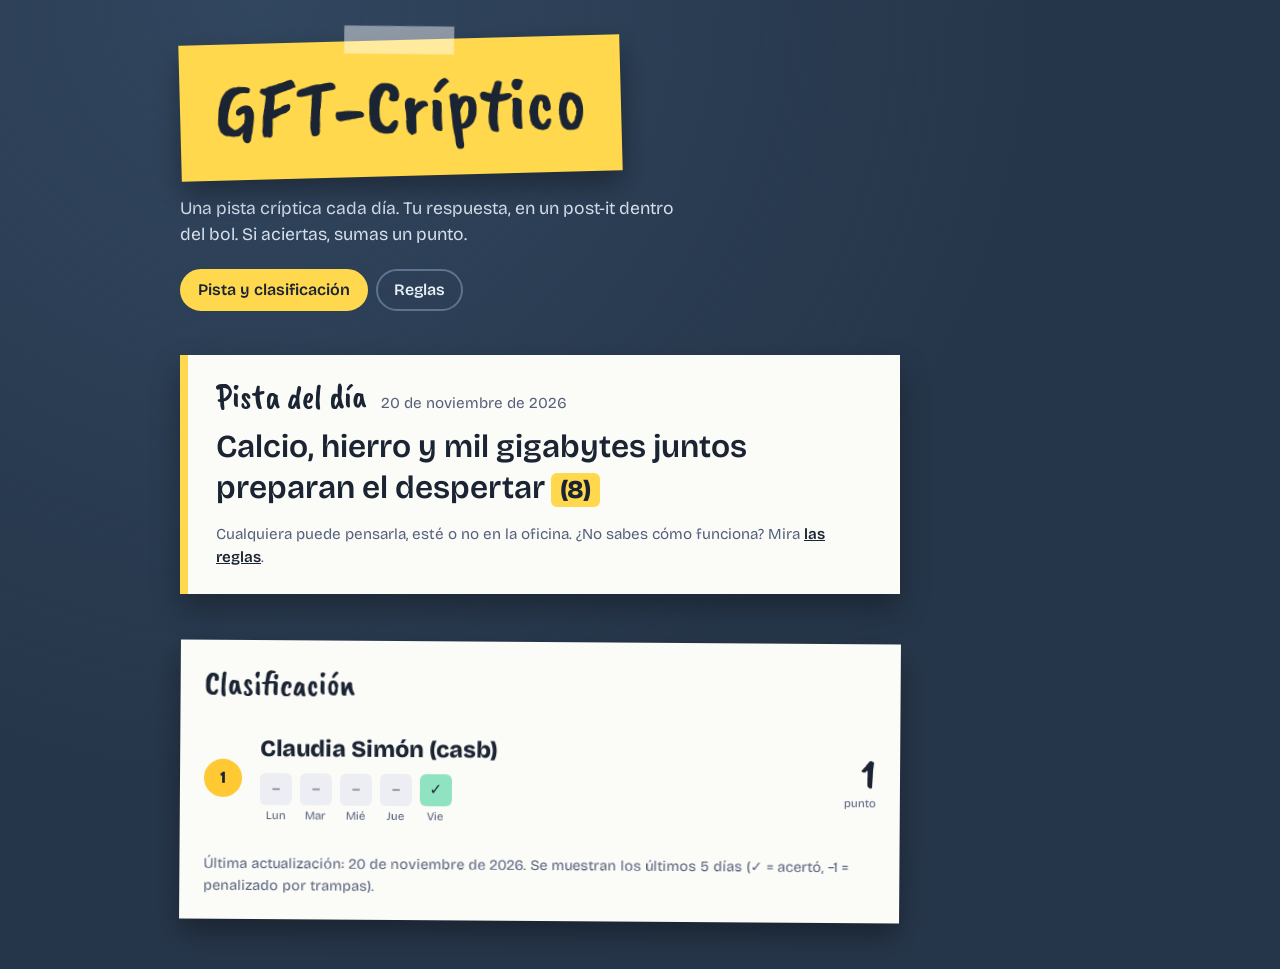
<file: index.html>
<!DOCTYPE html>
<html lang="es">
<head>
<meta charset="utf-8">
<meta name="viewport" content="width=device-width, initial-scale=1">
<title>GFT-Críptico</title>
<link rel="icon" href="data:image/svg+xml,%3Csvg xmlns='http://www.w3.org/2000/svg' viewBox='0 0 100 100'%3E%3Ctext y='.9em' font-size='90'%3E🟨%3C/text%3E%3C/svg%3E">
<link rel="preconnect" href="https://fonts.googleapis.com">
<link rel="preconnect" href="https://fonts.gstatic.com" crossorigin>
<link href="https://fonts.googleapis.com/css2?family=Bricolage+Grotesque:opsz,wght@12..96,400;12..96,600;12..96,800&family=Caveat+Brush&display=swap" rel="stylesheet">
<link rel="stylesheet" href="style.css">
</head>
<body>
<div class="page">
  <header>
    <div class="hero-note"><h1 id="titulo">GFT-Críptico</h1></div>
    <p class="subtitle" id="subtitulo"></p>
    <nav class="nav" aria-label="Secciones">
      <a href="index.html" aria-current="page">Pista y clasificación</a>
      <a href="reglas.html">Reglas</a>
    </nav>
  </header>

  <main>
    <section class="clue" id="clue" hidden aria-labelledby="h-clue">
      <div class="label">
        <h2 id="h-clue">Pista del día</h2>
        <time id="clue-date"></time>
      </div>
      <p class="clue-text" id="clue-text"></p>
      <p class="clue-note">Cualquiera puede pensarla, esté o no en la oficina. ¿No sabes cómo funciona? Mira <a href="reglas.html">las reglas</a>.</p>
    </section>

    <section class="board" aria-labelledby="h-board">
      <h2 id="h-board">Clasificación</h2>
      <ol class="rows" id="rows"></ol>
      <p class="meta" id="meta"></p>
    </section>
  </main>
  <noscript>Esta página necesita JavaScript para mostrar la clasificación.</noscript>
</div>

<script src="data.js"></script>
<script>
  const $ = (id) => document.getElementById(id);
  const el = (tag, cls, text) => {
    const n = document.createElement(tag);
    if (cls) n.className = cls;
    if (text !== undefined) n.textContent = text;
    return n;
  };

  $("titulo").textContent = CONFIG.titulo;
  $("subtitulo").textContent = CONFIG.subtitulo;
  document.title = CONFIG.titulo;

  // Total por persona; orden por puntos y después alfabético
  const players = Object.entries(PUNTUACIONES).map(([name, pts]) => ({
    name,
    pts: DIAS.map((_, i) => Math.trunc(Number(pts[i])) || 0),
  }));
  players.forEach((p) => { p.total = p.pts.reduce((a, b) => a + b, 0); });
  players.sort((a, b) => b.total - a.total || a.name.localeCompare(b.name, "es"));

  const rows = $("rows");
  if (!players.length) {
    rows.replaceWith(el("p", "empty", "Todavía no hay nadie. Añade jugadores en data.js."));
  }
  const SHOWN_DAYS = 5;
  const parse = (iso) => new Date(iso + "T12:00:00");
  const cap = (t) => t.charAt(0).toUpperCase() + t.slice(1);
  const dow = (iso) => cap(parse(iso).toLocaleDateString("es-ES", { weekday: "short" }).replace(".", ""));
  const full = (iso) => parse(iso).toLocaleDateString("es-ES", { day: "numeric", month: "long", year: "numeric" });
  players.forEach((p, i) => {
    // Empates: mismo puesto
    p.rank = i > 0 && p.total === players[i - 1].total ? players[i - 1].rank : i + 1;

    const li = el("li", "row" + (p.rank <= 3 ? " r" + p.rank : ""));
    li.appendChild(el("div", "rank", p.rank));

    const mid = el("div");
    mid.appendChild(el("div", "name", p.name));
    const days = el("div", "days");
    const start = Math.max(0, DIAS.length - SHOWN_DAYS);
    p.pts.slice(start).forEach((v, k) => {
      const d = el("div", "day");
      const c = el("span", "chip" + (v > 0 ? " hit" : v < 0 ? " pen" : ""), v > 0 ? "✓" : v < 0 ? "−" + Math.abs(v) : "–");
      c.title = full(DIAS[start + k]) + (v > 0 ? ": acertó" : v < 0 ? ": penalizado por trampas" : ": no acertó");
      d.appendChild(c);
      d.appendChild(el("span", "dow", dow(DIAS[start + k])));
      days.appendChild(d);
    });
    mid.appendChild(days);
    li.appendChild(mid);

    const tot = el("div", "total", p.total < 0 ? "−" + Math.abs(p.total) : p.total);
    tot.appendChild(el("small", "", p.total === 1 ? "punto" : "puntos"));
    li.appendChild(tot);
    rows.appendChild(li);
  });

  $("meta").textContent = DIAS.length
    ? "Última actualización: " + full(DIAS[DIAS.length - 1]) + ". Se muestran los últimos 5 días (✓ = acertó, −1 = penalizado por trampas)."
    : "";

  // Pista del día (se oculta si no hay texto)
  if (typeof PISTA !== "undefined" && PISTA && PISTA.texto) {
    const ENUM = /\s*(\(\s*\d+(?:\s*,\s*\d+)*\s*\))\s*$/;
    const m = PISTA.texto.match(ENUM);
    const p = $("clue-text");
    p.appendChild(document.createTextNode(m ? PISTA.texto.replace(ENUM, "") : PISTA.texto));
    if (m) p.appendChild(el("span", "enum", m[1].replace(/\s+/g, "")));
    if (PISTA.fecha) {
      $("clue-date").textContent = full(PISTA.fecha);
      $("clue-date").setAttribute("datetime", PISTA.fecha);
    }
    $("clue").hidden = false;
  }
</script>
</body>
</html>
</file>
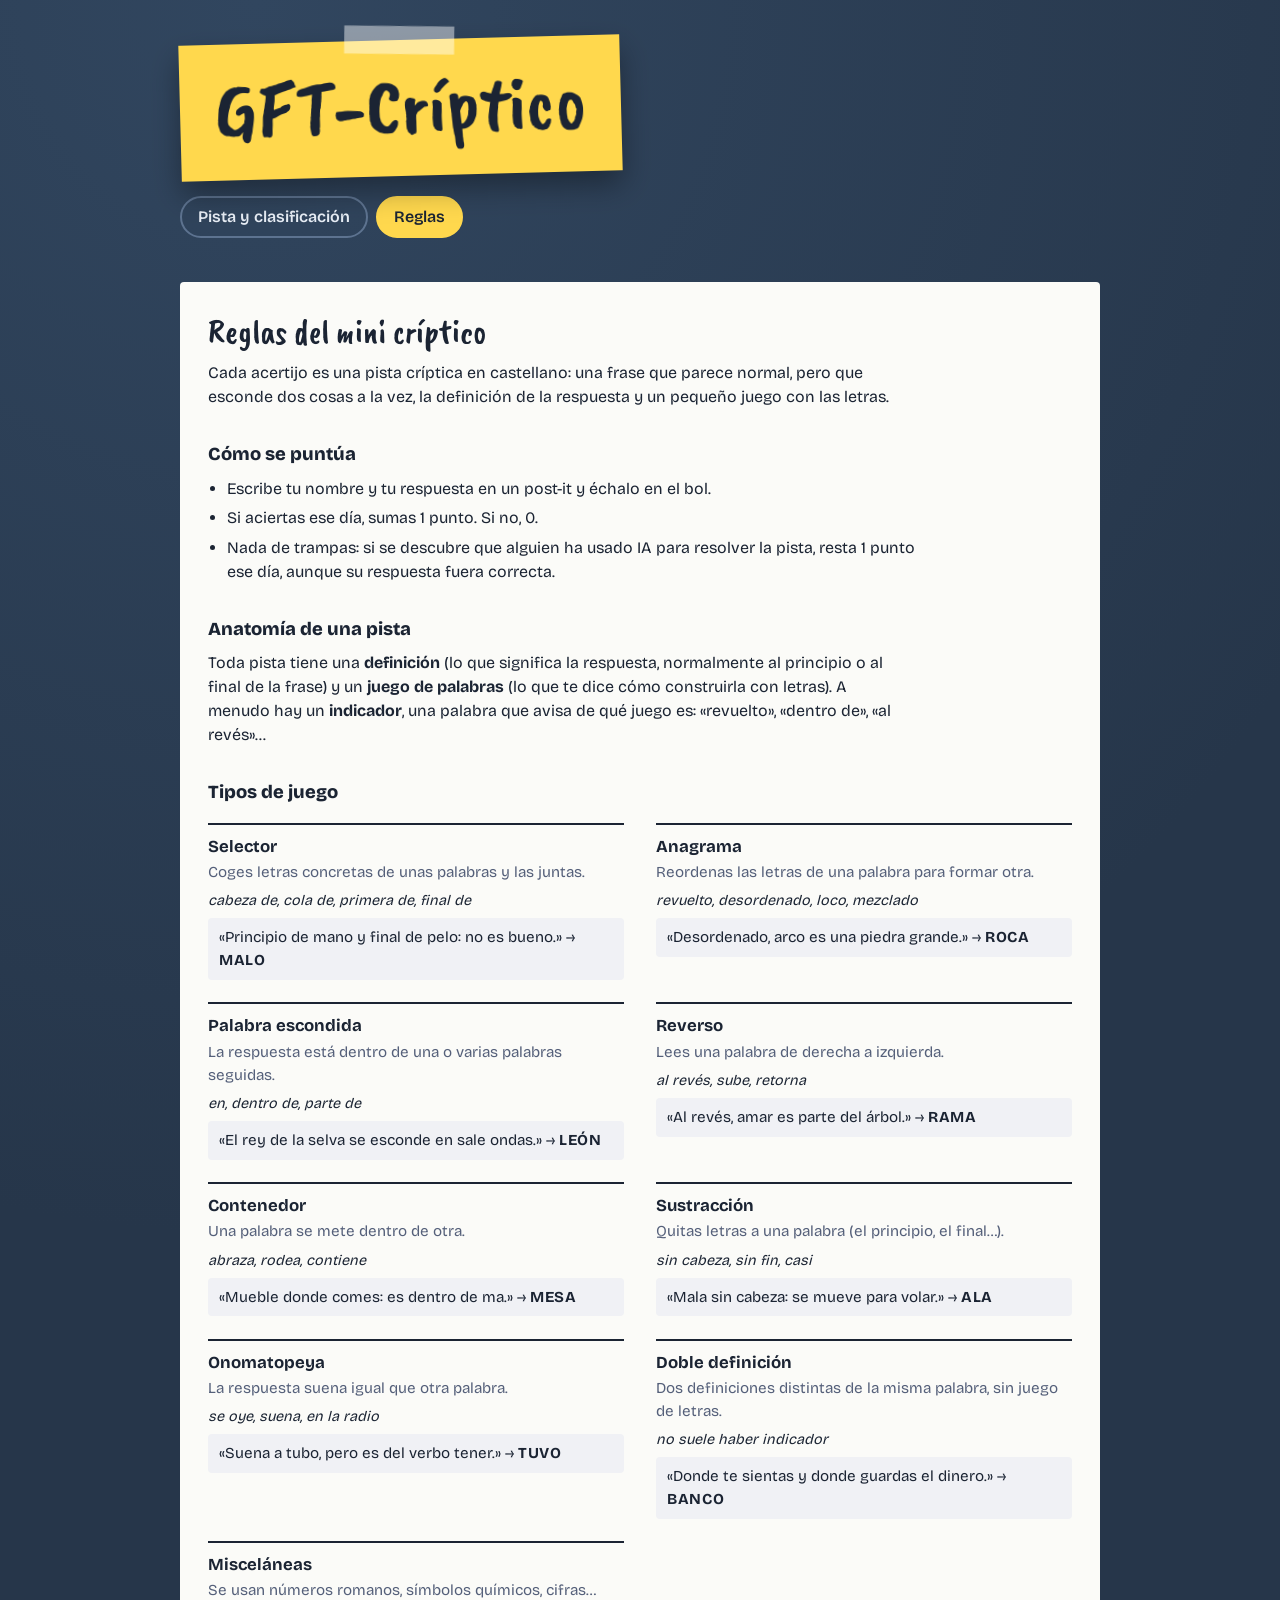
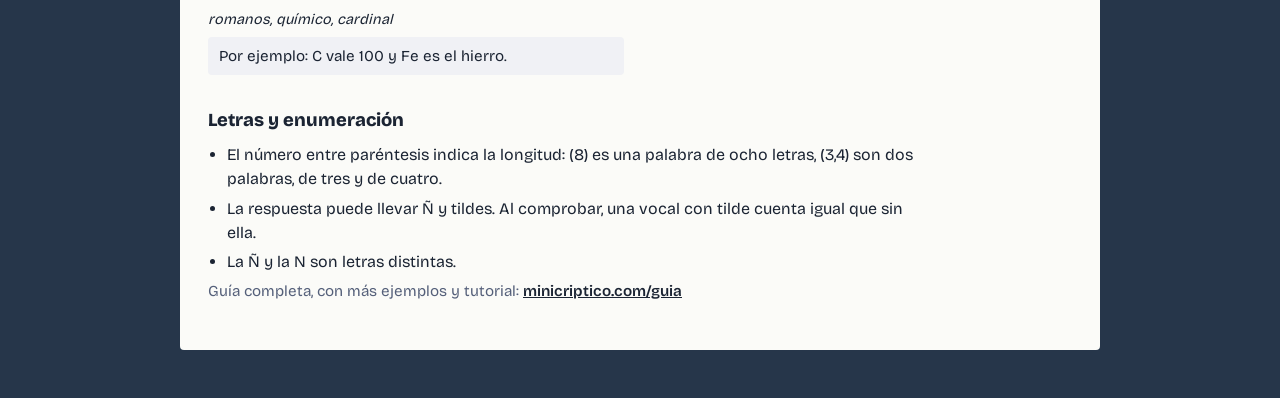
<file: reglas.html>
<!DOCTYPE html>
<html lang="es">
<head>
<meta charset="utf-8">
<meta name="viewport" content="width=device-width, initial-scale=1">
<title>Reglas · GFT-Críptico</title>
<link rel="icon" href="data:image/svg+xml,%3Csvg xmlns='http://www.w3.org/2000/svg' viewBox='0 0 100 100'%3E%3Ctext y='.9em' font-size='90'%3E🟨%3C/text%3E%3C/svg%3E">
<link rel="preconnect" href="https://fonts.googleapis.com">
<link rel="preconnect" href="https://fonts.gstatic.com" crossorigin>
<link href="https://fonts.googleapis.com/css2?family=Bricolage+Grotesque:opsz,wght@12..96,400;12..96,600;12..96,800&family=Caveat+Brush&display=swap" rel="stylesheet">
<link rel="stylesheet" href="style.css">
</head>
<body>
<div class="page">
  <header>
    <div class="hero-note"><h1 id="titulo">GFT-Críptico</h1></div>
    <nav class="nav" aria-label="Secciones">
      <a href="index.html">Pista y clasificación</a>
      <a href="reglas.html" aria-current="page">Reglas</a>
    </nav>
  </header>

  <main>
    <!-- ✏️ Las reglas son HTML normal: puedes editar el texto directamente aquí. -->
    <section class="guide" aria-labelledby="h-guide">
      <h2 id="h-guide">Reglas del mini críptico</h2>
      <p>Cada acertijo es una pista críptica en castellano: una frase que parece normal, pero que esconde dos cosas a la vez, la definición de la respuesta y un pequeño juego con las letras.</p>

      <h3>Cómo se puntúa</h3>
      <ul class="plain">
        <li>Escribe tu nombre y tu respuesta en un post-it y échalo en el bol.</li>
        <li>Si aciertas ese día, sumas 1 punto. Si no, 0.</li>
        <li>Nada de trampas: si se descubre que alguien ha usado IA para resolver la pista, resta 1 punto ese día, aunque su respuesta fuera correcta.</li>
      </ul>

      <h3>Anatomía de una pista</h3>
      <p>Toda pista tiene una <strong>definición</strong> (lo que significa la respuesta, normalmente al principio o al final de la frase) y un <strong>juego de palabras</strong> (lo que te dice cómo construirla con letras). A menudo hay un <strong>indicador</strong>, una palabra que avisa de qué juego es: «revuelto», «dentro de», «al revés»…</p>

      <h3>Tipos de juego</h3>
      <ul class="types">
        <li>
          <strong>Selector</strong>
          <span class="how">Coges letras concretas de unas palabras y las juntas.</span>
          <span class="ind">cabeza de, cola de, primera de, final de</span>
          <p class="ex">«Principio de mano y final de pelo: no es bueno.» → <b>MALO</b></p>
        </li>
        <li>
          <strong>Anagrama</strong>
          <span class="how">Reordenas las letras de una palabra para formar otra.</span>
          <span class="ind">revuelto, desordenado, loco, mezclado</span>
          <p class="ex">«Desordenado, arco es una piedra grande.» → <b>ROCA</b></p>
        </li>
        <li>
          <strong>Palabra escondida</strong>
          <span class="how">La respuesta está dentro de una o varias palabras seguidas.</span>
          <span class="ind">en, dentro de, parte de</span>
          <p class="ex">«El rey de la selva se esconde en sale ondas.» → <b>LEÓN</b></p>
        </li>
        <li>
          <strong>Reverso</strong>
          <span class="how">Lees una palabra de derecha a izquierda.</span>
          <span class="ind">al revés, sube, retorna</span>
          <p class="ex">«Al revés, amar es parte del árbol.» → <b>RAMA</b></p>
        </li>
        <li>
          <strong>Contenedor</strong>
          <span class="how">Una palabra se mete dentro de otra.</span>
          <span class="ind">abraza, rodea, contiene</span>
          <p class="ex">«Mueble donde comes: es dentro de ma.» → <b>MESA</b></p>
        </li>
        <li>
          <strong>Sustracción</strong>
          <span class="how">Quitas letras a una palabra (el principio, el final…).</span>
          <span class="ind">sin cabeza, sin fin, casi</span>
          <p class="ex">«Mala sin cabeza: se mueve para volar.» → <b>ALA</b></p>
        </li>
        <li>
          <strong>Onomatopeya</strong>
          <span class="how">La respuesta suena igual que otra palabra.</span>
          <span class="ind">se oye, suena, en la radio</span>
          <p class="ex">«Suena a tubo, pero es del verbo tener.» → <b>TUVO</b></p>
        </li>
        <li>
          <strong>Doble definición</strong>
          <span class="how">Dos definiciones distintas de la misma palabra, sin juego de letras.</span>
          <span class="ind">no suele haber indicador</span>
          <p class="ex">«Donde te sientas y donde guardas el dinero.» → <b>BANCO</b></p>
        </li>
        <li>
          <strong>Misceláneas</strong>
          <span class="how">Se usan números romanos, símbolos químicos, cifras…</span>
          <span class="ind">romanos, químico, cardinal</span>
          <p class="ex">Por ejemplo: C vale 100 y Fe es el hierro.</p>
        </li>
      </ul>

      <h3>Letras y enumeración</h3>
      <ul class="plain">
        <li>El número entre paréntesis indica la longitud: (8) es una palabra de ocho letras, (3,4) son dos palabras, de tres y de cuatro.</li>
        <li>La respuesta puede llevar Ñ y tildes. Al comprobar, una vocal con tilde cuenta igual que sin ella.</li>
        <li>La Ñ y la N son letras distintas.</li>
      </ul>

      <p class="source">Guía completa, con más ejemplos y tutorial: <a href="https://minicriptico.com/guia">minicriptico.com/guia</a></p>
    </section>
  </main>
</div>

<script src="data.js"></script>
<script>
  document.getElementById("titulo").textContent = CONFIG.titulo;
  document.title = "Reglas · " + CONFIG.titulo;
</script>
</body>
</html>
</file>
<file: style.css>
:root {
    --wall: #26364a;
    --wall-deep: #1b2838;
    --ink: #1b2433;
    --ink-soft: #55607a;
    --paper: #fbfbf8;
    --yellow: #ffd84d;
    --mint: #8fe3c0;
    --gold: #ffc933;
    --silver: #cfd6df;
    --bronze: #e0a370;
    --hand: "Caveat Brush", "Segoe Print", "Comic Sans MS", cursive;
    --sans: "Bricolage Grotesque", system-ui, -apple-system, "Segoe UI", sans-serif;
  }
  * { box-sizing: border-box; }
  html { background: var(--wall-deep); }
  body {
    margin: 0; min-height: 100vh;
    font-family: var(--sans); color: var(--ink); line-height: 1.5;
    background: radial-gradient(circle at 20% 0%, #31465f 0%, transparent 55%), var(--wall);
  }
  .page { max-width: 960px; margin: 0 auto; padding: 2.5rem 1.25rem 3rem; }
  
  /* Cabecera */
  header { display: flex; flex-direction: column; align-items: flex-start; gap: 1.25rem; margin-bottom: 2.75rem; }
  .hero-note {
    position: relative; background: var(--yellow);
    padding: 1.6rem 2.2rem 1.9rem; max-width: 100%;
    transform: rotate(-1.5deg);
    box-shadow: 0 14px 28px rgba(0, 0, 0, .35);
    animation: stick .5s cubic-bezier(.2, .9, .3, 1.2) both;
  }
  .hero-note::before {
    content: ""; position: absolute; top: -14px; left: 50%;
    width: 110px; height: 28px;
    transform: translateX(-50%) rotate(2deg);
    background: rgba(255, 255, 255, .45);
  }
  h1 { font-family: var(--hand); font-weight: 400; font-size: clamp(2.6rem, 8vw, 5rem); line-height: 1; margin: 0; }
  .subtitle { margin: 0; color: #d5deea; font-size: 1.1rem; max-width: 46ch; }
  @keyframes stick { from { transform: rotate(-6deg) translateY(-30px); opacity: 0; } }
  
  main { display: grid; gap: 3rem; }
  h2 { font-family: var(--hand); font-weight: 400; font-size: 2.1rem; margin: 0 0 1rem; line-height: 1.1; }
  
  /* Clasificación */
  .board {
    background: var(--paper); max-width: 720px;
    padding: 1.6rem 1.5rem 1.4rem;
    box-shadow: 0 14px 28px rgba(0, 0, 0, .35);
    transform: rotate(.4deg);
  }
  .rows { list-style: none; margin: 0; padding: 0; }
  .row {
    display: grid; grid-template-columns: 2.6rem minmax(0, 1fr) auto;
    gap: .9rem; align-items: center;
    padding: .8rem 0; border-bottom: 1.5px dashed #d9dbe2;
  }
  .row:last-child { border-bottom: 0; }
  .rank {
    width: 2.4rem; height: 2.4rem; border-radius: 50%;
    display: grid; place-items: center;
    font-weight: 800; font-size: 1.05rem;
    border: 2px solid #c9cdd8; color: var(--ink-soft);
  }
  .row.r1 .rank { background: var(--gold); border-color: var(--gold); color: var(--ink); }
  .row.r2 .rank { background: var(--silver); border-color: var(--silver); color: var(--ink); }
  .row.r3 .rank { background: var(--bronze); border-color: var(--bronze); color: var(--ink); }
  .name { font-weight: 600; font-size: 1.2rem; overflow-wrap: anywhere; }
  .row.r1 .name { font-size: 1.45rem; font-weight: 800; }
  .days { display: flex; flex-wrap: wrap; gap: .5rem; margin-top: .4rem; }
  .day { display: flex; flex-direction: column; align-items: center; gap: .15rem; min-width: 2rem; }
  .dow { font-size: .72rem; color: var(--ink-soft); }
  .chip {
    width: 2rem; height: 2rem;
    display: grid; place-items: center;
    border-radius: 6px; font-size: .95rem; font-weight: 800;
    background: #eceef3; color: #9aa2b5;
  }
  .chip.hit { background: var(--mint); color: var(--ink); }
  .chip.pen { background: #ffb4b4; color: #5a1212; }
  .total { font-family: var(--hand); font-size: 2.6rem; line-height: 1; text-align: right; }
  .total small { display: block; font-family: var(--sans); font-size: .72rem; color: var(--ink-soft); margin-top: .15rem; }
  .meta { margin: 1rem 0 0; font-size: .9rem; color: var(--ink-soft); }
  .empty { margin: 0; color: var(--ink-soft); }
  
  /* Pista del día */
  .clue {
    background: var(--paper); max-width: 720px;
    padding: 1.5rem 1.75rem 1.6rem; border-left: 8px solid var(--yellow);
    box-shadow: 0 14px 28px rgba(0, 0, 0, .3);
  }
  .clue .label { display: flex; flex-wrap: wrap; align-items: baseline; gap: .1rem .9rem; margin-bottom: .6rem; }
  .clue h2 { margin: 0; }
  .clue time { color: var(--ink-soft); font-size: .95rem; }
  .clue-text { margin: 0 0 .9rem; font-size: clamp(1.4rem, 4.5vw, 2rem); font-weight: 600; line-height: 1.3; overflow-wrap: anywhere; }
  .enum { display: inline-block; margin-left: .4rem; padding: .02rem .55rem; background: var(--yellow); border-radius: 6px; font-weight: 800; font-size: .8em; white-space: nowrap; }
  .clue-note { margin: 0; color: var(--ink-soft); font-size: .95rem; }
  .clue-note a { color: var(--ink); font-weight: 600; }
  
  /* Reglas: documento plano, sin post-its */
  .guide { background: var(--paper); padding: 2rem 1.75rem 2.2rem; border-radius: 4px; }
  .guide h2 { margin-bottom: .6rem; }
  .guide h3 { font-size: 1.15rem; font-weight: 800; margin: 2rem 0 .5rem; }
  .guide p, .guide li { max-width: 70ch; }
  .guide p { margin: 0 0 .75rem; }
  .guide ul.plain { margin: 0; padding-left: 1.2rem; }
  .guide ul.plain li { margin-bottom: .35rem; }
  .types { list-style: none; margin: 1rem 0 0; padding: 0; display: grid; grid-template-columns: repeat(2, minmax(0, 1fr)); gap: 1.4rem 2rem; }
  .types li { border-top: 2px solid var(--ink); padding-top: .55rem; }
  .types strong { font-size: 1.05rem; }
  .types .how { display: block; margin: .15rem 0 .4rem; color: var(--ink-soft); font-size: .95rem; }
  .types .ind { display: block; font-size: .9rem; font-style: italic; margin-bottom: .4rem; }
  .types .ex { margin: 0; padding: .5rem .7rem; background: #f0f1f5; border-radius: 4px; font-size: .95rem; }
  .types .ex b { letter-spacing: .04em; }
  .source { margin-top: 2rem; font-size: .95rem; color: var(--ink-soft); }
  .source a { color: var(--ink); font-weight: 600; }
  a:focus-visible { outline: 3px solid var(--ink); outline-offset: 2px; }
  
  noscript { color: #fff; }
  @media (max-width: 720px) {
    .hero-note { padding: 1.3rem 1.4rem 1.5rem; }
    .total { font-size: 2.2rem; }
    .types { grid-template-columns: 1fr; }
    .guide { padding: 1.5rem 1.2rem 1.7rem; }
  }
  @media (prefers-reduced-motion: reduce) { .hero-note { animation: none; } }
  
  /* Navegación entre páginas */
  .nav { display: flex; flex-wrap: wrap; gap: .5rem; }
  .nav a {
    padding: .45rem 1rem; border: 2px solid #5d7390; border-radius: 999px;
    color: #e8eef6; font-weight: 600; text-decoration: none;
  }
  .nav a:hover { border-color: #fff; }
  .nav a[aria-current="page"] { background: var(--yellow); border-color: var(--yellow); color: var(--ink); }
  .nav a:focus-visible { outline: 3px solid #fff; outline-offset: 2px; }
</file>
